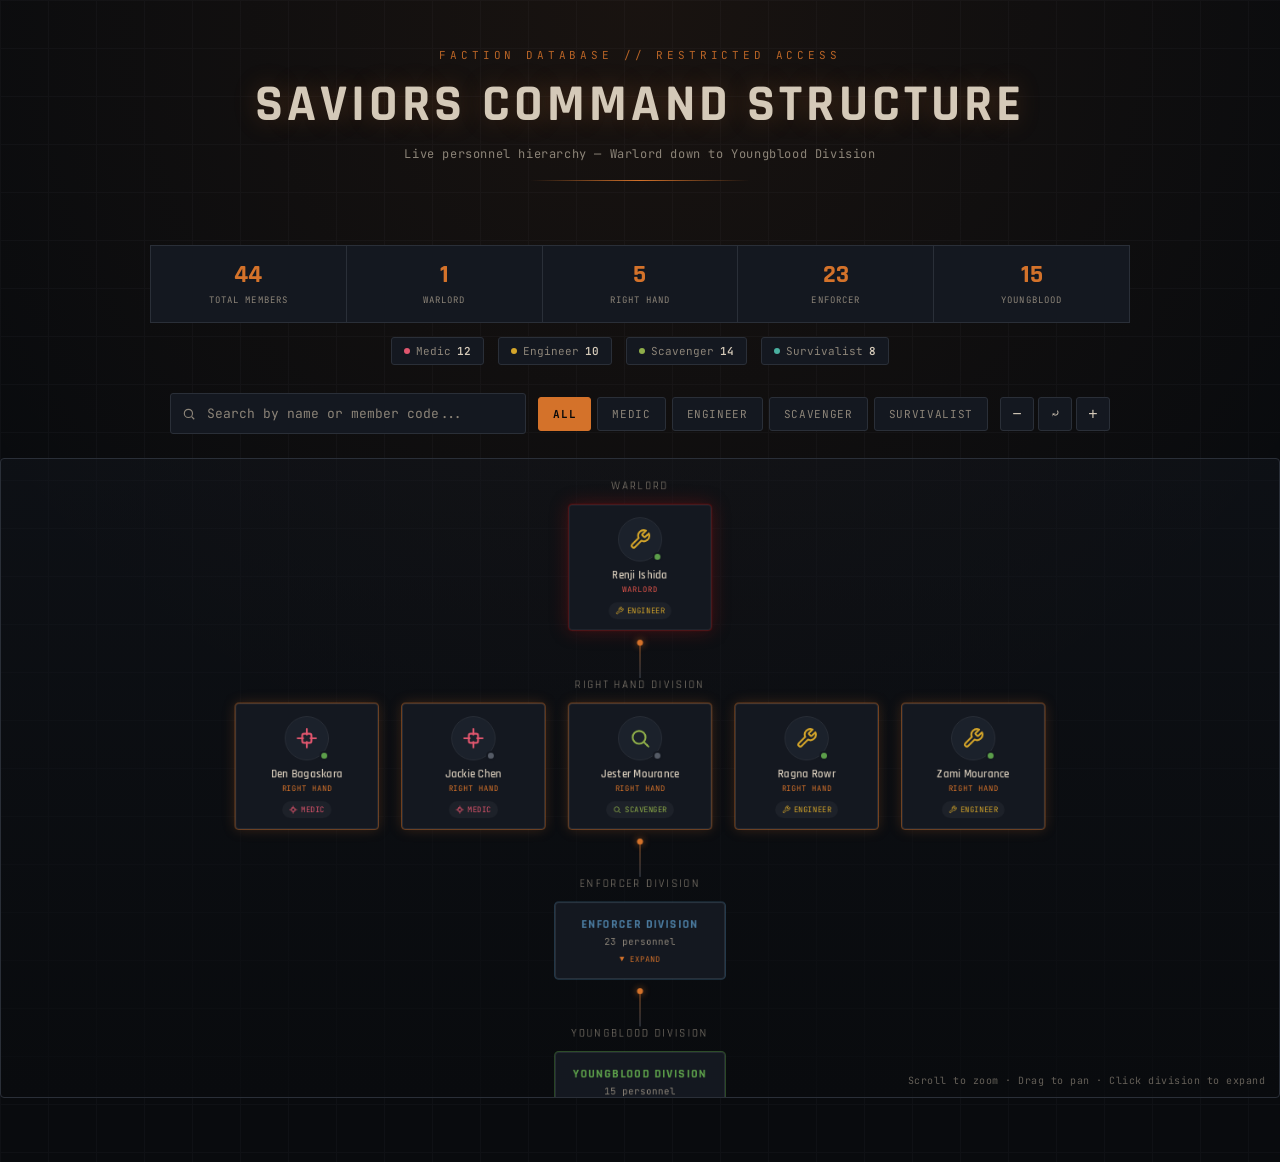
<file: Saviors/members/index.html>
<!DOCTYPE html>
<html lang="en">
<head>
<meta charset="UTF-8" />
<meta name="viewport" content="width=device-width, initial-scale=1.0" />
<title>SAVIORS // Command Structure</title>
<link rel="preconnect" href="https://fonts.googleapis.com">
<link href="https://fonts.googleapis.com/css2?family=Rajdhani:wght@500;600;700&family=JetBrains+Mono:wght@400;500;600&display=swap" rel="stylesheet">
<style>
  body { margin: 0; background: #090B0E; }
</style>
<link rel="stylesheet" href="styles.css" />
</head>
<body>

<section class="cmd-root" id="cmd-root">

  <header class="cmd-header">
    <div class="cmd-eyebrow">Faction Database // Restricted Access</div>
    <h2 class="cmd-title">Saviors Command Structure</h2>
    <p class="cmd-subtitle">Live personnel hierarchy — Warlord down to Youngblood Division</p>
    <div class="cmd-rule"></div>
  </header>

  <div class="cmd-stats">
    <div class="stat-cell">
      <div class="stat-num" id="stat-total">0</div>
      <div class="stat-label">Total Members</div>
    </div>
    <div class="stat-cell">
      <div class="stat-num" id="stat-warlord">0</div>
      <div class="stat-label">Warlord</div>
    </div>
    <div class="stat-cell">
      <div class="stat-num" id="stat-rh">0</div>
      <div class="stat-label">Right Hand</div>
    </div>
    <div class="stat-cell">
      <div class="stat-num" id="stat-enf">0</div>
      <div class="stat-label">Enforcer</div>
    </div>
    <div class="stat-cell">
      <div class="stat-num" id="stat-yb">0</div>
      <div class="stat-label">Youngblood</div>
    </div>
  </div>

  <div class="cmd-spec-stats" id="cmd-spec-stats"></div>

  <div class="cmd-controls">
    <div class="cmd-search">
      <svg viewBox="0 0 24 24" fill="none" stroke="currentColor" stroke-width="2"><circle cx="11" cy="11" r="7"/><path d="M21 21l-4.3-4.3"/></svg>
      <input type="text" id="cmd-search-input" placeholder="Search by name or member code..." autocomplete="off" />
    </div>

    <div class="cmd-filters">
      <button class="filter-btn active" data-filter="ALL">All</button>
      <button class="filter-btn" data-filter="MEDIC">Medic</button>
      <button class="filter-btn" data-filter="ENGINEER">Engineer</button>
      <button class="filter-btn" data-filter="SCAVENGER">Scavenger</button>
      <button class="filter-btn" data-filter="SURVIVALIST">Survivalist</button>
    </div>

    <div class="cmd-zoom-controls">
      <button class="zoom-btn" id="zoom-out" aria-label="Zoom out">−</button>
      <button class="zoom-btn" id="zoom-reset" aria-label="Reset zoom" style="font-size:11px;">⤾</button>
      <button class="zoom-btn" id="zoom-in" aria-label="Zoom in">+</button>
    </div>
  </div>

  <div class="cmd-canvas-wrap" id="cmd-canvas-wrap">
    <div class="cmd-canvas" id="cmd-canvas"></div>
    <div class="cmd-canvas-hint">Scroll to zoom · Drag to pan · Click division to expand</div>
  </div>

</section>

<div class="dossier-overlay" id="dossier-overlay"></div>

<script src="data.js"></script>
<script src="app.js"></script>
</body>
</html>
</file>
<file: Saviors/members/styles.css>
/* ============================================================
   SAVIORS COMMAND STRUCTURE — TACTICAL INTELLIGENCE INTERFACE
   ============================================================ */

:root {
  --bg: #090B0E;
  --card: #141820;
  --card-raised: #1B212B;
  --orange: #D4722A;
  --orange-dim: #D4722A66;
  --blood: #5C0A0A;
  --blood-glow: #8a1818;
  --text: #D4C9B8;
  --text-dim: #8C8478;
  --steel: #4A7A9E;
  --green: #5C9E4A;
  --line: #2A2F38;
  --mono: 'JetBrains Mono', 'Consolas', monospace;
  --display: 'Rajdhani', 'Arial Narrow', sans-serif;
}

* { box-sizing: border-box; }

@media (prefers-reduced-motion: reduce) {
  *, *::before, *::after {
    animation-duration: 0.01ms !important;
    animation-iteration-count: 1 !important;
    transition-duration: 0.01ms !important;
  }
}

.cmd-root {
  background: var(--bg);
  color: var(--text);
  font-family: var(--mono);
  position: relative;
  padding: 48px 0 64px;
  overflow: hidden;
  min-height: 100vh;
}

/* faint grid backdrop */
.cmd-root::before {
  content: "";
  position: absolute;
  inset: 0;
  background-image:
    linear-gradient(var(--line) 1px, transparent 1px),
    linear-gradient(90deg, var(--line) 1px, transparent 1px);
  background-size: 48px 48px;
  opacity: 0.18;
  pointer-events: none;
}

.cmd-root::after {
  content: "";
  position: absolute;
  inset: 0;
  background: radial-gradient(circle at 50% 0%, rgba(212,114,42,0.08), transparent 60%);
  pointer-events: none;
}

/* ---------- HEADER ---------- */
.cmd-header {
  position: relative;
  z-index: 2;
  text-align: center;
  padding: 0 20px 32px;
}

.cmd-eyebrow {
  font-family: var(--mono);
  font-size: 11px;
  letter-spacing: 0.35em;
  color: var(--orange);
  text-transform: uppercase;
  margin-bottom: 10px;
  opacity: 0.85;
}

.cmd-title {
  font-family: var(--display);
  font-weight: 700;
  font-size: clamp(28px, 5vw, 52px);
  letter-spacing: 0.08em;
  text-transform: uppercase;
  color: var(--text);
  margin: 0;
  text-shadow: 0 0 24px rgba(212,114,42,0.25);
}

.cmd-subtitle {
  font-family: var(--mono);
  font-size: 12px;
  color: var(--text-dim);
  margin-top: 8px;
  letter-spacing: 0.05em;
}

.cmd-rule {
  width: 220px;
  height: 1px;
  margin: 18px auto 0;
  background: linear-gradient(90deg, transparent, var(--orange), transparent);
}

/* ---------- STATS PANEL ---------- */
.cmd-stats {
  position: relative;
  z-index: 2;
  display: grid;
  grid-template-columns: repeat(5, 1fr);
  gap: 1px;
  max-width: 980px;
  margin: 32px auto 0;
  background: var(--line);
  border: 1px solid var(--line);
}

.stat-cell {
  background: var(--card);
  padding: 16px 10px;
  text-align: center;
}

.stat-num {
  font-family: var(--display);
  font-size: 26px;
  font-weight: 700;
  color: var(--orange);
  line-height: 1;
}

.stat-label {
  font-size: 9px;
  letter-spacing: 0.12em;
  color: var(--text-dim);
  text-transform: uppercase;
  margin-top: 6px;
}

.cmd-spec-stats {
  position: relative;
  z-index: 2;
  display: flex;
  justify-content: center;
  gap: 14px;
  flex-wrap: wrap;
  max-width: 980px;
  margin: 14px auto 0;
}

.spec-stat {
  display: flex;
  align-items: center;
  gap: 6px;
  font-size: 11px;
  color: var(--text-dim);
  background: var(--card);
  border: 1px solid var(--line);
  padding: 6px 12px;
  border-radius: 3px;
}

.spec-stat .dot { width: 6px; height: 6px; border-radius: 50%; flex-shrink:0; }
.spec-stat b { color: var(--text); font-weight: 600; }

/* ---------- CONTROLS: search + filters ---------- */
.cmd-controls {
  position: relative;
  z-index: 2;
  max-width: 980px;
  margin: 28px auto 0;
  padding: 0 20px;
  display: flex;
  gap: 12px;
  flex-wrap: wrap;
  align-items: center;
  justify-content: space-between;
}

.cmd-search {
  position: relative;
  flex: 1;
  min-width: 220px;
}

.cmd-search input {
  width: 100%;
  background: var(--card);
  border: 1px solid var(--line);
  color: var(--text);
  font-family: var(--mono);
  font-size: 13px;
  padding: 11px 14px 11px 36px;
  border-radius: 3px;
  outline: none;
  transition: border-color 0.2s, box-shadow 0.2s;
}

.cmd-search input:focus {
  border-color: var(--orange);
  box-shadow: 0 0 0 3px rgba(212,114,42,0.15);
}

.cmd-search input::placeholder { color: var(--text-dim); }

.cmd-search svg {
  position: absolute;
  left: 12px;
  top: 50%;
  transform: translateY(-50%);
  width: 14px;
  height: 14px;
  stroke: var(--text-dim);
  pointer-events: none;
}

.cmd-filters {
  display: flex;
  gap: 6px;
  flex-wrap: wrap;
}

.filter-btn {
  background: var(--card);
  border: 1px solid var(--line);
  color: var(--text-dim);
  font-family: var(--mono);
  font-size: 11px;
  letter-spacing: 0.06em;
  padding: 9px 14px;
  border-radius: 3px;
  cursor: pointer;
  transition: all 0.15s;
  text-transform: uppercase;
  white-space: nowrap;
}

.filter-btn:hover { border-color: var(--orange-dim); color: var(--text); }

.filter-btn.active {
  background: var(--orange);
  border-color: var(--orange);
  color: #0a0a0a;
  font-weight: 700;
}

.cmd-zoom-controls {
  display: flex;
  gap: 4px;
}

.zoom-btn {
  background: var(--card);
  border: 1px solid var(--line);
  color: var(--text);
  width: 34px;
  height: 34px;
  border-radius: 3px;
  cursor: pointer;
  font-size: 16px;
  display: flex;
  align-items: center;
  justify-content: center;
  transition: all 0.15s;
}

.zoom-btn:hover { border-color: var(--orange); color: var(--orange); }

/* ---------- CANVAS / TREE ---------- */
.cmd-canvas-wrap {
  position: relative;
  z-index: 2;
  max-width: 1280px;
  margin: 24px auto 0;
  height: 640px;
  border: 1px solid var(--line);
  background: linear-gradient(180deg, rgba(20,24,32,0.4), rgba(9,11,14,0.6));
  overflow: hidden;
  cursor: grab;
  border-radius: 4px;
}

.cmd-canvas-wrap.dragging { cursor: grabbing; }

.cmd-canvas-hint {
  position: absolute;
  bottom: 10px;
  right: 14px;
  font-size: 10px;
  color: var(--text-dim);
  z-index: 5;
  letter-spacing: 0.05em;
  pointer-events: none;
  opacity: 0.7;
}

.cmd-canvas {
  position: absolute;
  top: 0;
  left: 0;
  transform-origin: 0 0;
  will-change: transform;
}

/* tree layout */
.tree-col {
  display: flex;
  flex-direction: column;
  align-items: center;
}

.tier-row {
  display: flex;
  flex-direction: column;
  align-items: center;
  position: relative;
  padding-bottom: 56px;
}

.tier-label {
  font-family: var(--display);
  font-size: 13px;
  letter-spacing: 0.18em;
  text-transform: uppercase;
  color: var(--text-dim);
  margin-bottom: 14px;
}

.connector {
  width: 1px;
  background: var(--line);
}

.branch-wrap {
  display: flex;
  justify-content: center;
  gap: 28px;
  position: relative;
  flex-wrap: nowrap;
}

/* ---------- NODE CARD ---------- */
.node-card {
  width: 168px;
  background: var(--card);
  border: 1px solid var(--line);
  border-radius: 4px;
  padding: 14px 12px 12px;
  text-align: center;
  cursor: pointer;
  position: relative;
  transition: transform 0.18s ease, box-shadow 0.18s ease, border-color 0.18s ease;
  flex-shrink: 0;
}

.node-card:hover {
  transform: translateY(-3px);
  border-color: var(--orange);
}

.node-card.rank-warlord { box-shadow: 0 0 0 1px var(--blood), 0 0 22px rgba(140,20,20,0.45); }
.node-card.rank-warlord:hover { box-shadow: 0 0 0 1px var(--blood), 0 0 32px rgba(140,20,20,0.65); }

.node-card.rank-righthand { box-shadow: 0 0 0 1px rgba(212,114,42,0.5), 0 0 16px rgba(212,114,42,0.25); }
.node-card.rank-righthand:hover { box-shadow: 0 0 0 1px var(--orange), 0 0 24px rgba(212,114,42,0.45); }

.node-card.rank-enforcer { box-shadow: 0 0 0 1px rgba(74,122,158,0.45), 0 0 14px rgba(74,122,158,0.2); }
.node-card.rank-enforcer:hover { box-shadow: 0 0 0 1px var(--steel), 0 0 22px rgba(74,122,158,0.4); }

.node-card.rank-youngblood { box-shadow: 0 0 0 1px rgba(92,158,74,0.45), 0 0 14px rgba(92,158,74,0.2); }
.node-card.rank-youngblood:hover { box-shadow: 0 0 0 1px var(--green), 0 0 22px rgba(92,158,74,0.4); }

.node-avatar {
  width: 52px;
  height: 52px;
  margin: 0 auto 8px;
  border-radius: 50%;
  display: flex;
  align-items: center;
  justify-content: center;
  background: var(--card-raised);
  position: relative;
  border: 1px solid var(--line);
}

.node-avatar svg { width: 26px; height: 26px; }

.status-dot {
  position: absolute;
  bottom: -1px;
  right: -1px;
  width: 11px;
  height: 11px;
  border-radius: 50%;
  background: var(--green);
  border: 2px solid var(--card);
}

.status-dot.offline { background: #555b66; }

.node-name {
  font-family: var(--display);
  font-size: 13px;
  font-weight: 600;
  color: var(--text);
  letter-spacing: 0.02em;
  margin-bottom: 3px;
  white-space: nowrap;
  overflow: hidden;
  text-overflow: ellipsis;
}

.node-rank {
  font-size: 9px;
  letter-spacing: 0.1em;
  text-transform: uppercase;
  margin-bottom: 8px;
}

.rank-warlord .node-rank { color: #e0544a; }
.rank-righthand .node-rank { color: var(--orange); }
.rank-enforcer .node-rank { color: var(--steel); }
.rank-youngblood .node-rank { color: var(--green); }

.spec-badge {
  display: inline-flex;
  align-items: center;
  gap: 4px;
  font-size: 9px;
  letter-spacing: 0.06em;
  text-transform: uppercase;
  padding: 4px 8px;
  border-radius: 10px;
  background: rgba(255,255,255,0.04);
}

.spec-badge svg { width: 10px; height: 10px; }

.spec-medic { color: #e0566e; }
.spec-engineer { color: #d4a52a; }
.spec-scavenger { color: #8fae4a; }
.spec-survivalist { color: #4ab0a0; }

/* division summary node (collapsed) */
.division-node {
  width: 200px;
  background: var(--card);
  border: 1px solid var(--line);
  border-radius: 4px;
  padding: 16px;
  text-align: center;
  cursor: pointer;
  transition: all 0.18s ease;
}

.division-node:hover { border-color: var(--orange); transform: translateY(-2px); }

.division-node .div-title {
  font-family: var(--display);
  font-size: 14px;
  font-weight: 700;
  letter-spacing: 0.1em;
  text-transform: uppercase;
  margin-bottom: 4px;
}

.division-node .div-count {
  font-size: 11px;
  color: var(--text-dim);
  margin-bottom: 8px;
}

.division-node .div-toggle {
  font-size: 9px;
  letter-spacing: 0.1em;
  color: var(--orange);
  text-transform: uppercase;
}

/* node count badge on division */
.div-righthand { box-shadow: 0 0 0 1px rgba(212,114,42,0.5); }
.div-enforcer { box-shadow: 0 0 0 1px rgba(74,122,158,0.45); }
.div-youngblood { box-shadow: 0 0 0 1px rgba(92,158,74,0.45); }

/* vertical/horizontal connector lines drawn via pseudo-elements */
.tier-row:not(:last-child)::after {
  content: "";
  position: absolute;
  bottom: 0;
  left: 50%;
  width: 2px;
  height: 40px;
  background: linear-gradient(180deg, var(--orange-dim), var(--line));
  transform: translateX(-50%);
}

.tier-row:not(:last-child)::before {
  content: "";
  position: absolute;
  bottom: 38px;
  left: 50%;
  width: 7px;
  height: 7px;
  border-radius: 50%;
  background: var(--orange);
  transform: translateX(-50%);
  box-shadow: 0 0 8px rgba(212,114,42,0.7);
  z-index: 3;
}

/* ---------- MODAL ---------- */
.dossier-overlay {
  position: fixed;
  inset: 0;
  background: rgba(5,6,8,0.82);
  backdrop-filter: blur(3px);
  display: flex;
  align-items: center;
  justify-content: center;
  z-index: 1000;
  opacity: 0;
  pointer-events: none;
  transition: opacity 0.25s ease;
}

.dossier-overlay.open { opacity: 1; pointer-events: auto; }

.dossier-modal {
  width: min(440px, 92vw);
  background: var(--card);
  border: 1px solid var(--orange-dim);
  border-radius: 6px;
  position: relative;
  overflow: hidden;
  transform: translateY(16px) scale(0.97);
  transition: transform 0.25s ease;
  box-shadow: 0 0 60px rgba(212,114,42,0.15), 0 20px 60px rgba(0,0,0,0.6);
}

.dossier-overlay.open .dossier-modal { transform: translateY(0) scale(1); }

.dossier-modal::before {
  content: "";
  position: absolute;
  inset: 0;
  background: repeating-linear-gradient(
    0deg,
    rgba(212,114,42,0.025) 0px,
    rgba(212,114,42,0.025) 1px,
    transparent 1px,
    transparent 3px
  );
  pointer-events: none;
  z-index: 2;
}

.scanline {
  position: absolute;
  left: 0; right: 0;
  height: 60px;
  background: linear-gradient(180deg, transparent, rgba(212,114,42,0.06), transparent);
  animation: scan 3.2s linear infinite;
  pointer-events: none;
  z-index: 3;
}

@keyframes scan {
  0% { top: -60px; }
  100% { top: 100%; }
}

.dossier-head {
  display: flex;
  justify-content: space-between;
  align-items: center;
  padding: 12px 16px;
  border-bottom: 1px solid var(--line);
  font-size: 10px;
  letter-spacing: 0.15em;
  color: var(--orange);
  text-transform: uppercase;
  position: relative;
  z-index: 4;
}

.dossier-close {
  background: none;
  border: none;
  color: var(--text-dim);
  font-size: 18px;
  cursor: pointer;
  line-height: 1;
  padding: 2px 6px;
}

.dossier-close:hover { color: var(--orange); }

.dossier-body {
  padding: 24px 22px 22px;
  position: relative;
  z-index: 4;
}

.dossier-portrait-row {
  display: flex;
  gap: 16px;
  align-items: center;
  margin-bottom: 18px;
}

.dossier-avatar {
  width: 72px;
  height: 72px;
  border-radius: 50%;
  background: var(--card-raised);
  border: 1px solid var(--line);
  display: flex;
  align-items: center;
  justify-content: center;
  flex-shrink: 0;
  position: relative;
}

.dossier-avatar svg { width: 36px; height: 36px; }

.dossier-name {
  font-family: var(--display);
  font-size: 20px;
  font-weight: 700;
  color: var(--text);
  letter-spacing: 0.02em;
}

.dossier-code {
  font-size: 11px;
  color: var(--text-dim);
  margin-top: 2px;
  letter-spacing: 0.05em;
}

.dossier-rank-tag {
  display: inline-block;
  margin-top: 8px;
  font-size: 10px;
  letter-spacing: 0.1em;
  text-transform: uppercase;
  padding: 3px 9px;
  border-radius: 3px;
  border: 1px solid currentColor;
}

.dossier-grid {
  display: grid;
  grid-template-columns: 1fr 1fr;
  gap: 12px;
  margin-bottom: 16px;
}

.dossier-field {
  background: rgba(255,255,255,0.02);
  border: 1px solid var(--line);
  border-radius: 3px;
  padding: 8px 10px;
}

.dossier-field-label {
  font-size: 8px;
  letter-spacing: 0.12em;
  color: var(--text-dim);
  text-transform: uppercase;
  margin-bottom: 3px;
}

.dossier-field-value {
  font-size: 12px;
  color: var(--text);
  font-weight: 600;
}

.dossier-bio-label {
  font-size: 8px;
  letter-spacing: 0.12em;
  color: var(--text-dim);
  text-transform: uppercase;
  margin-bottom: 6px;
}

.dossier-bio {
  font-size: 12px;
  line-height: 1.6;
  color: var(--text);
  opacity: 0.9;
}

.dossier-clearance {
  margin-top: 16px;
  padding-top: 14px;
  border-top: 1px dashed var(--line);
  display: flex;
  justify-content: space-between;
  align-items: center;
}

.clearance-bars {
  display: flex;
  gap: 3px;
}

.clearance-bar {
  width: 14px;
  height: 6px;
  background: var(--line);
  border-radius: 1px;
}

.clearance-bar.filled { background: var(--orange); }

/* empty state for search */
.empty-state {
  text-align: center;
  padding: 60px 20px;
  color: var(--text-dim);
  font-size: 13px;
}

/* responsive */
@media (max-width: 720px) {
  .cmd-stats { grid-template-columns: repeat(3, 1fr); }
  .cmd-canvas-wrap { height: 480px; }
  .cmd-controls { flex-direction: column; align-items: stretch; }
  .cmd-zoom-controls { justify-content: flex-end; }
}

:focus-visible {
  outline: 2px solid var(--orange);
  outline-offset: 2px;
}
</file>
